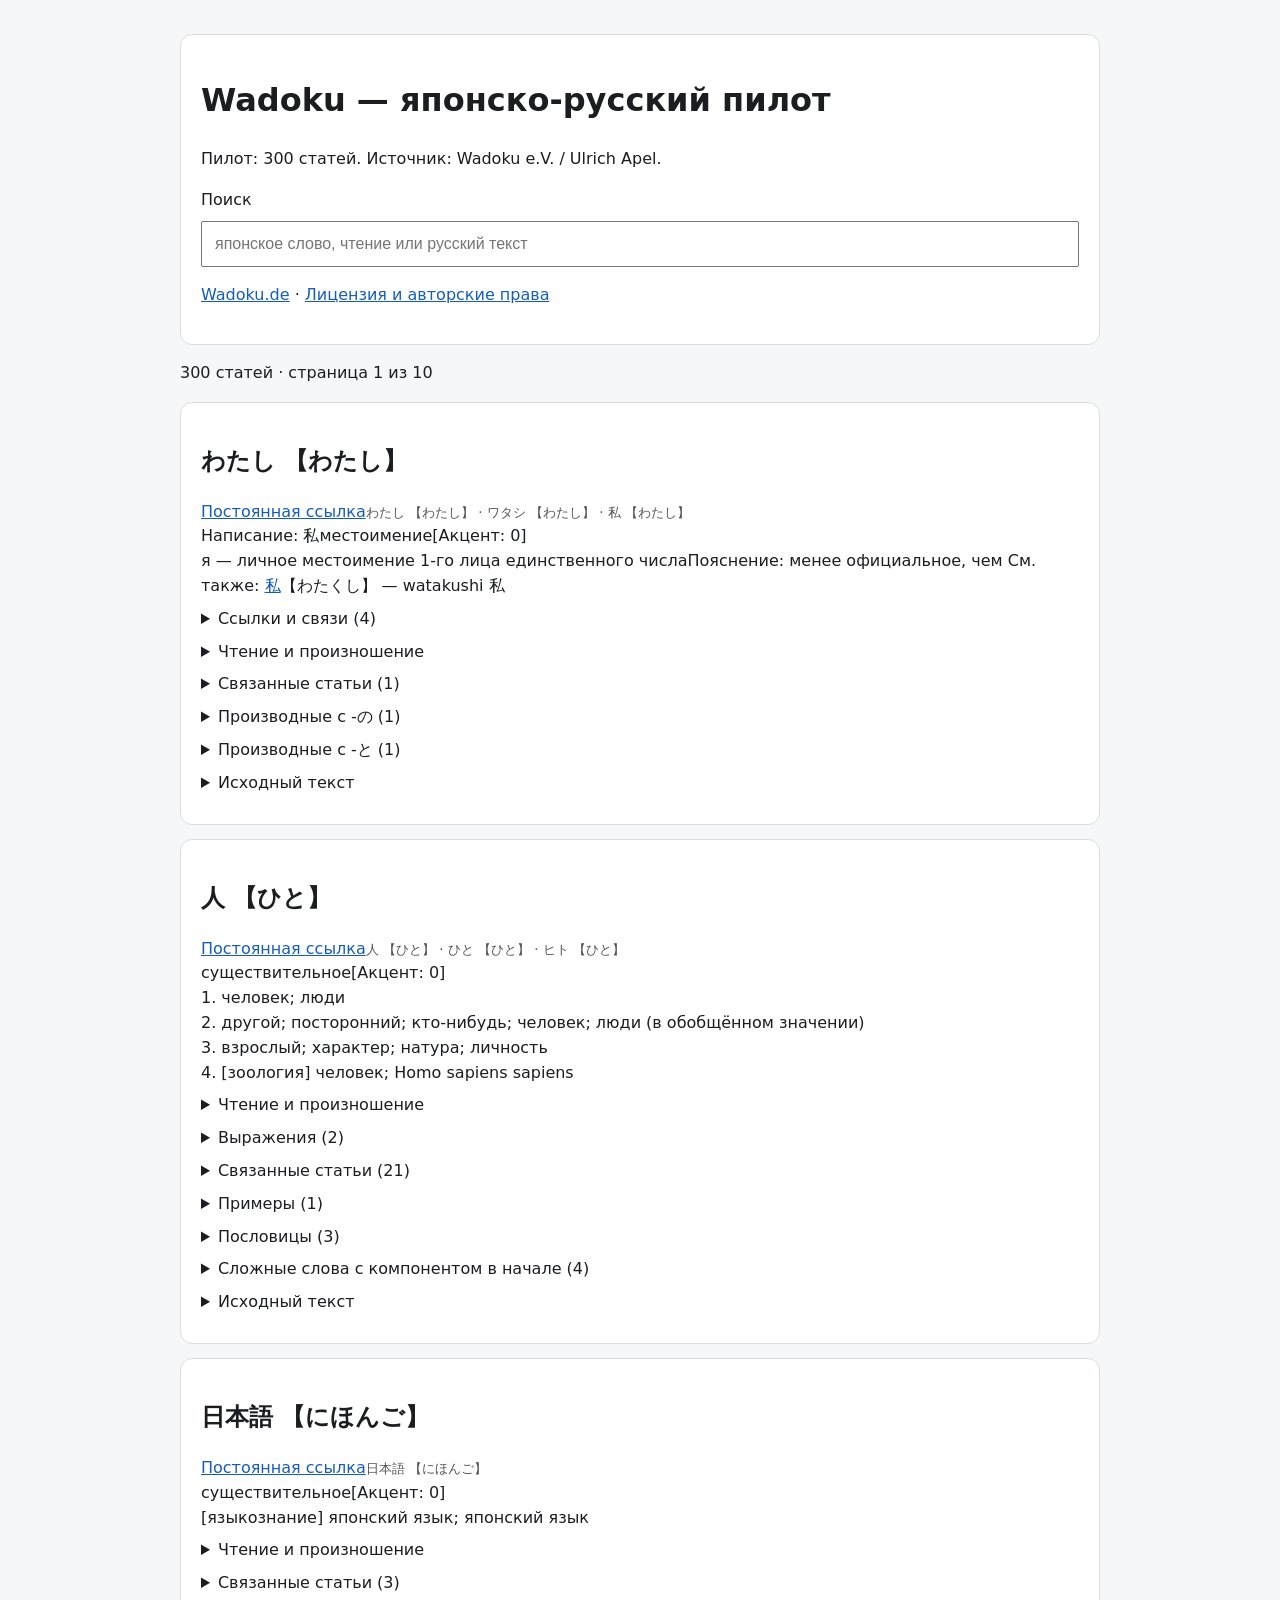
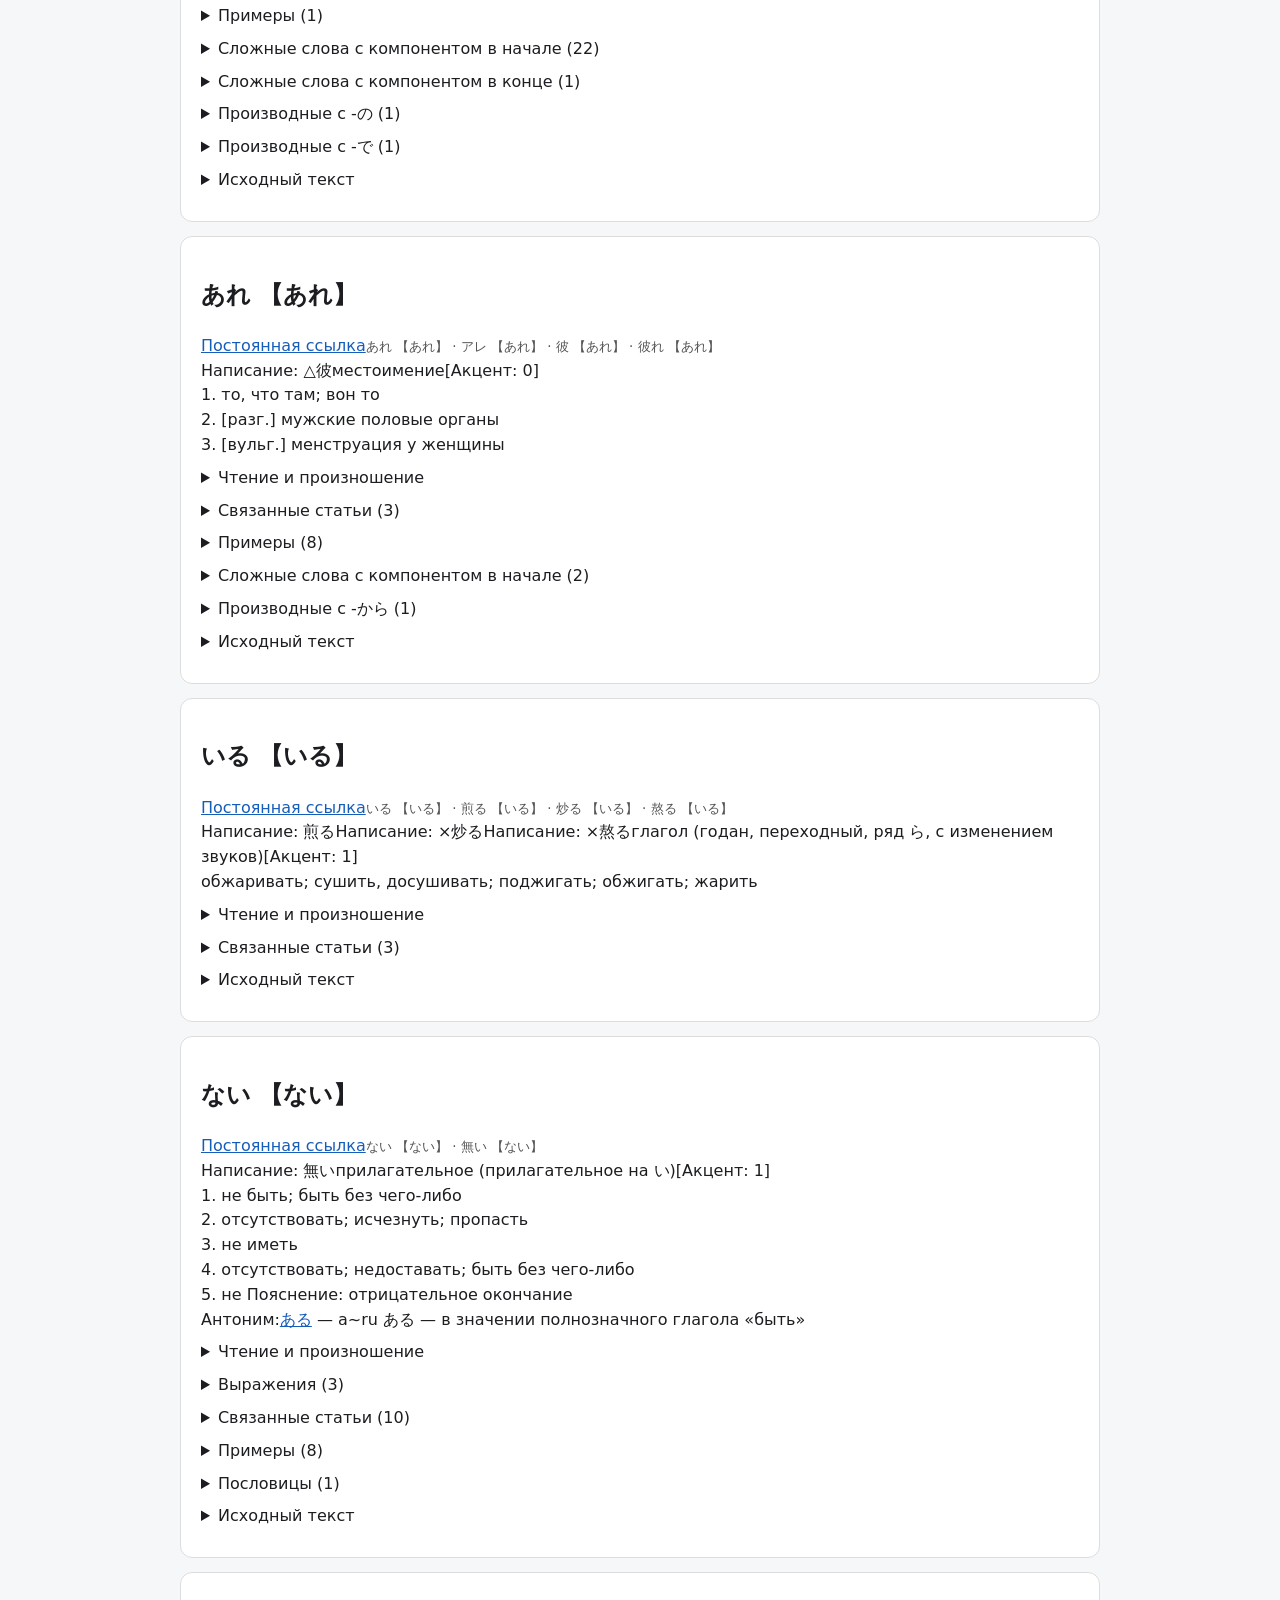
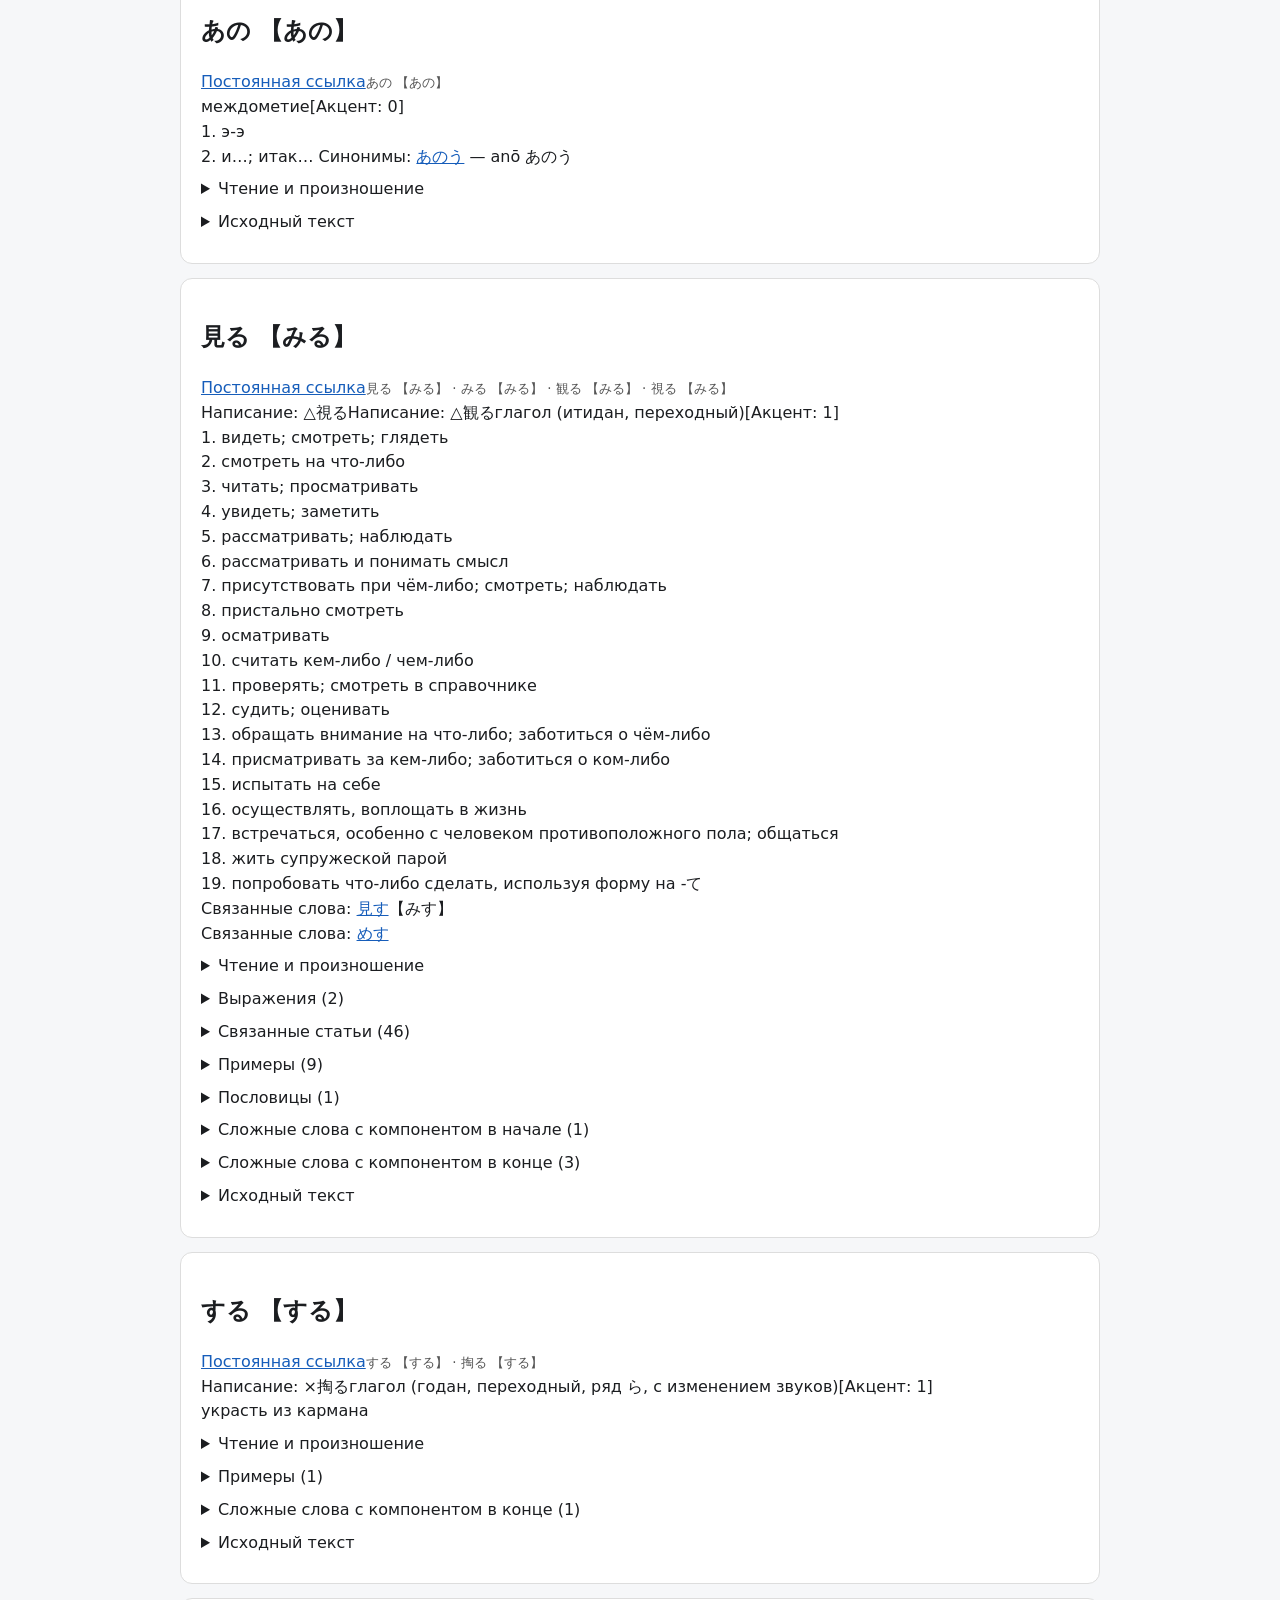
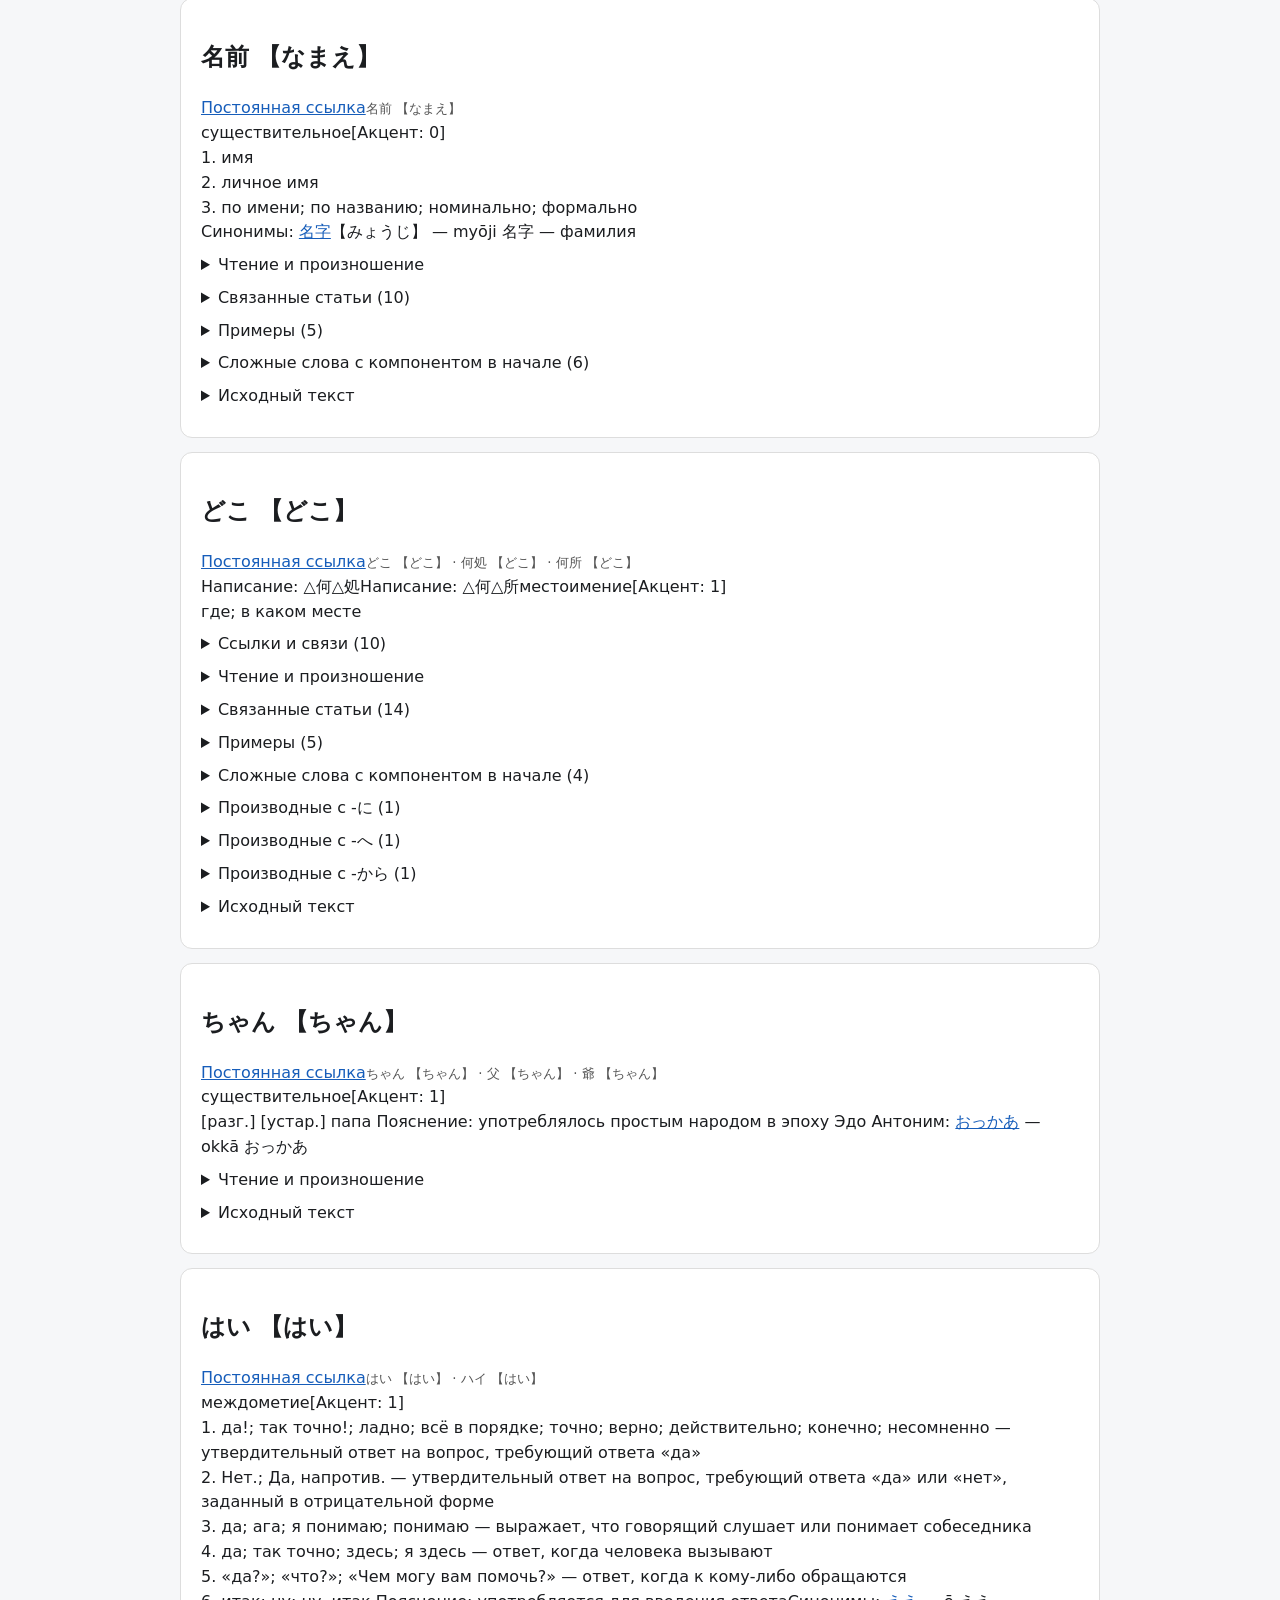
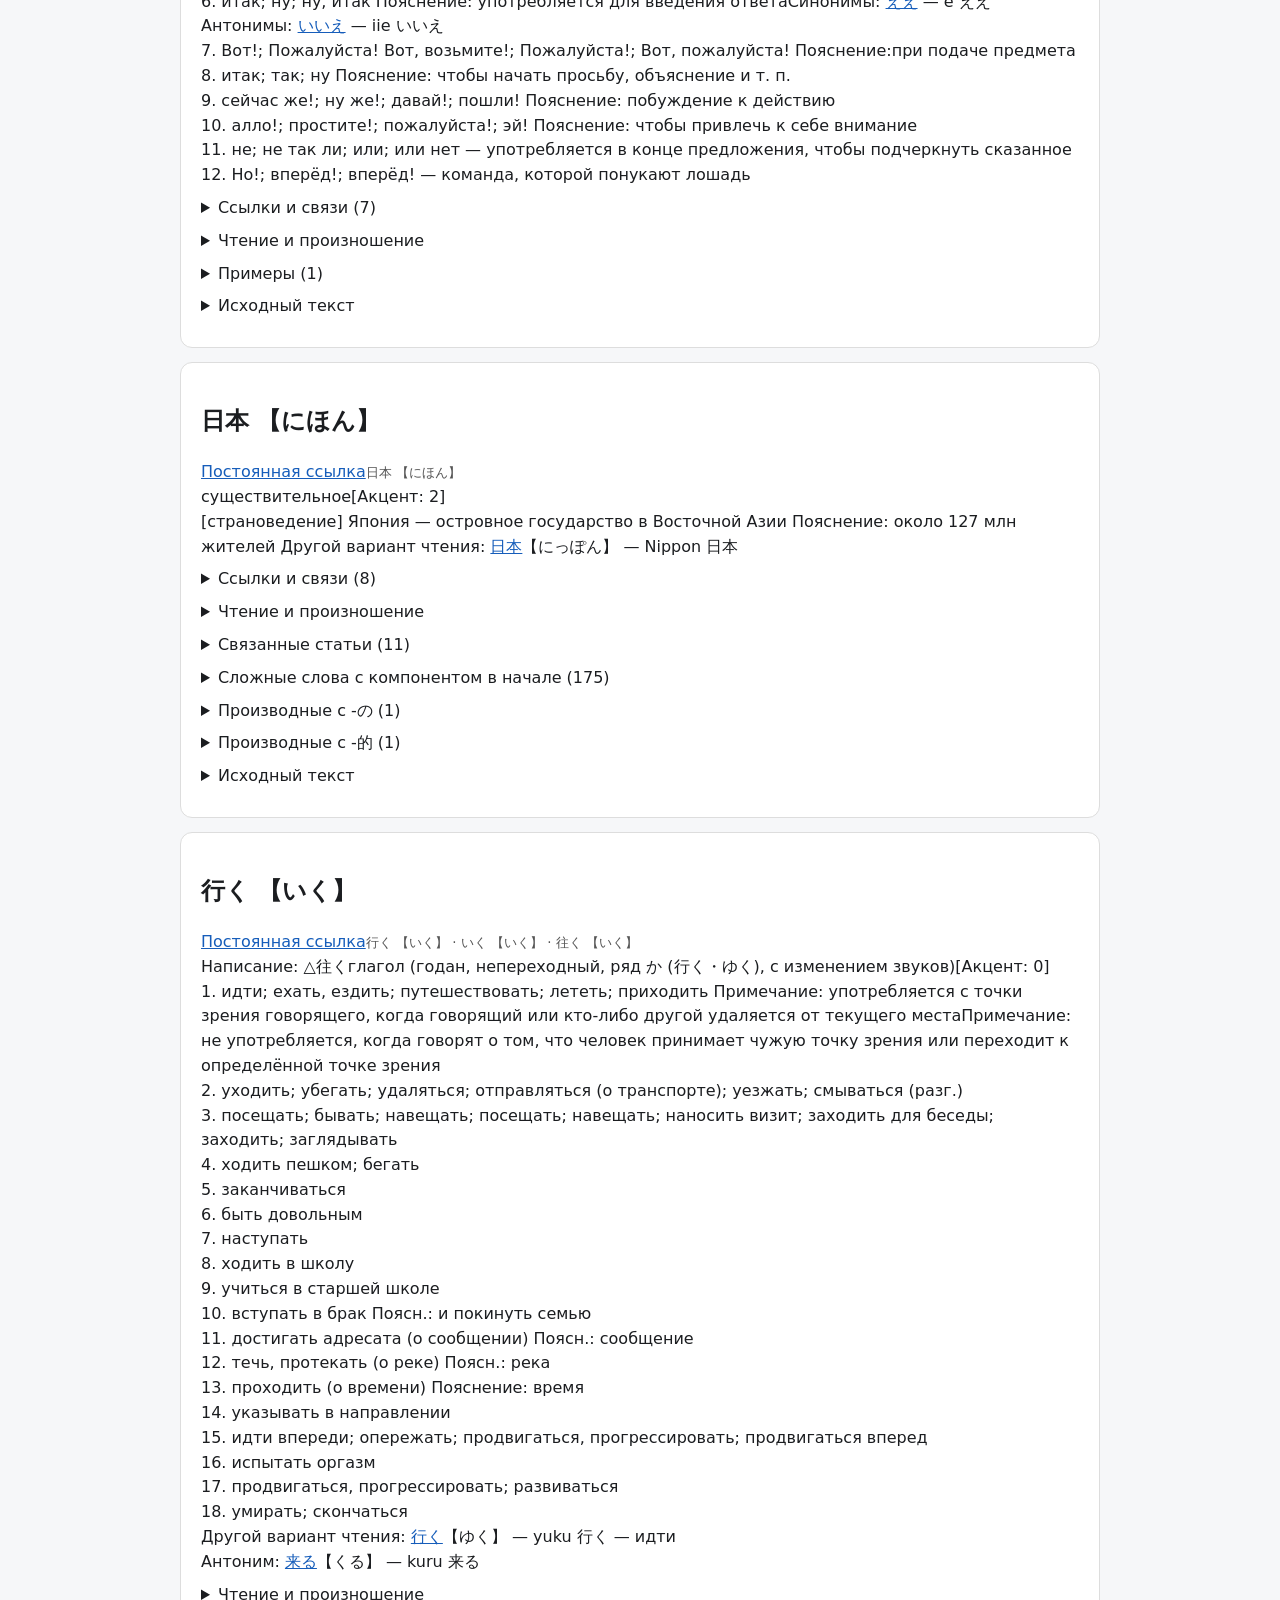
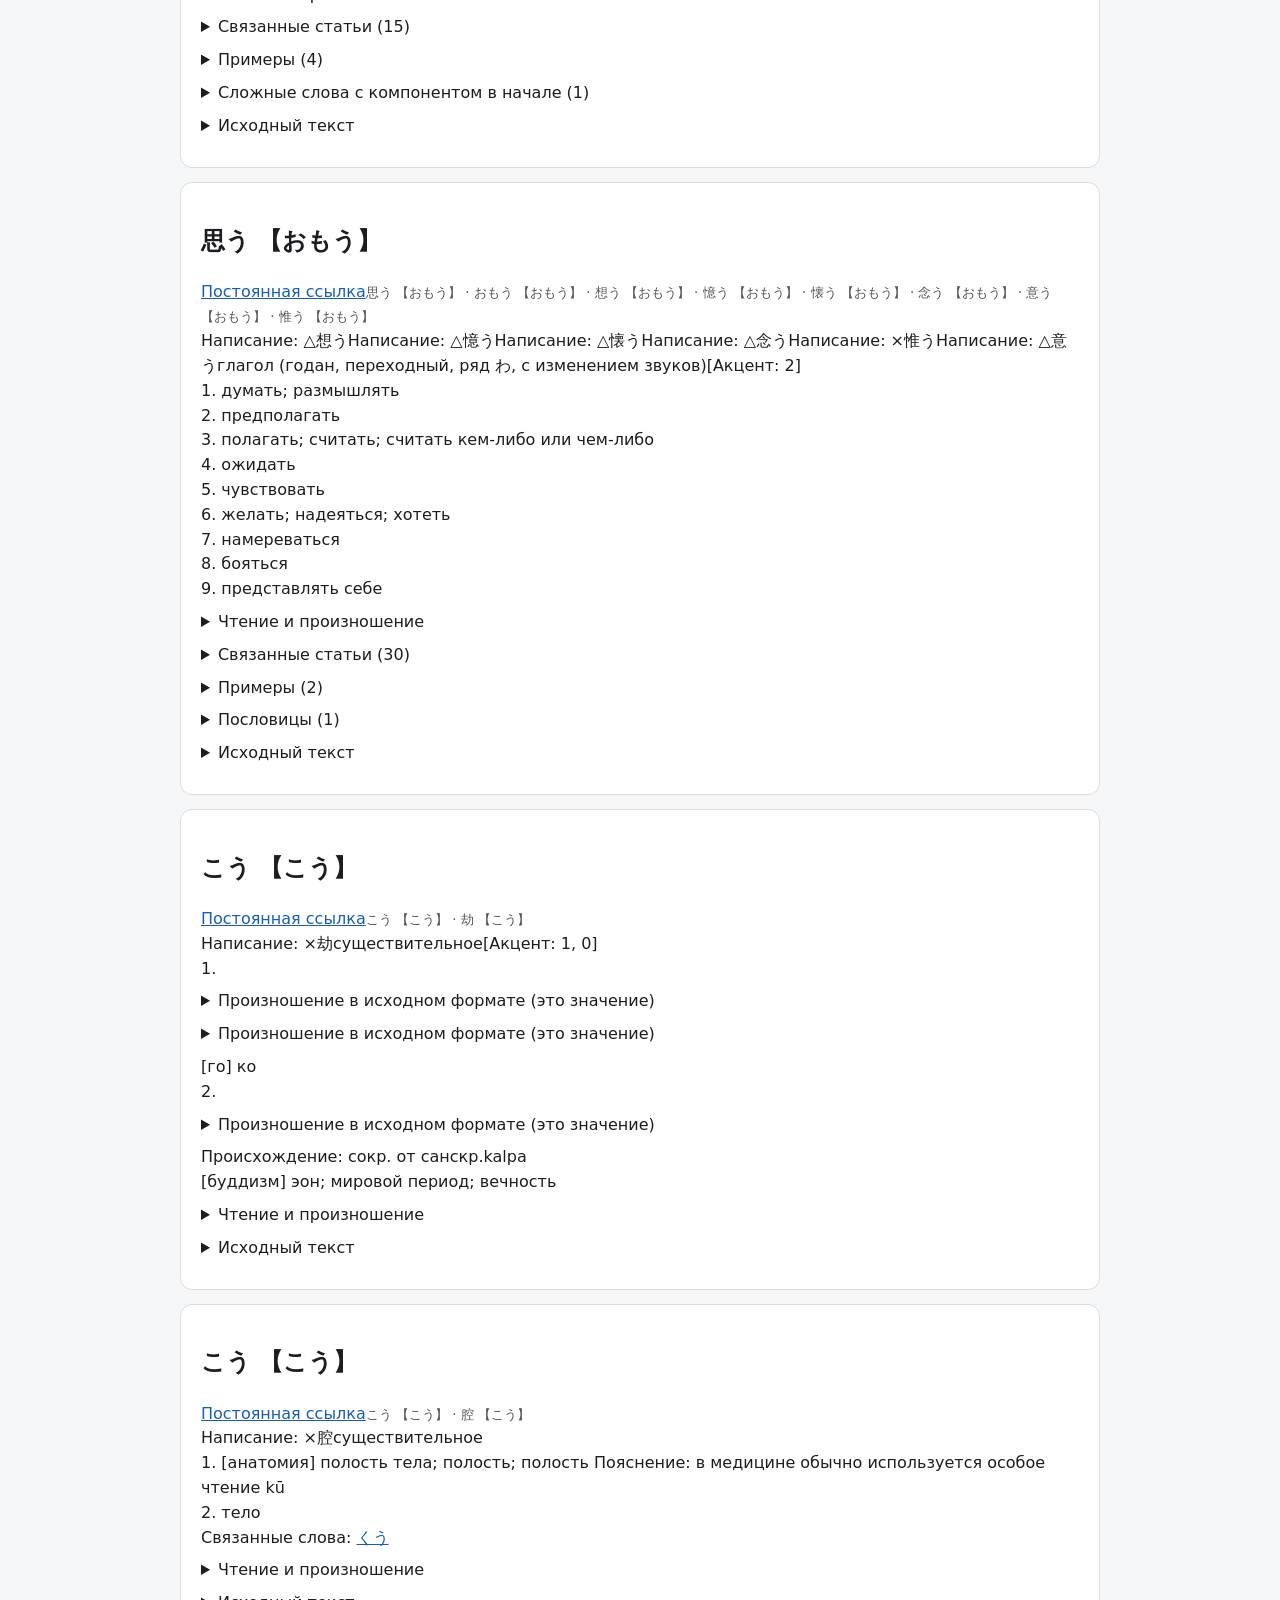
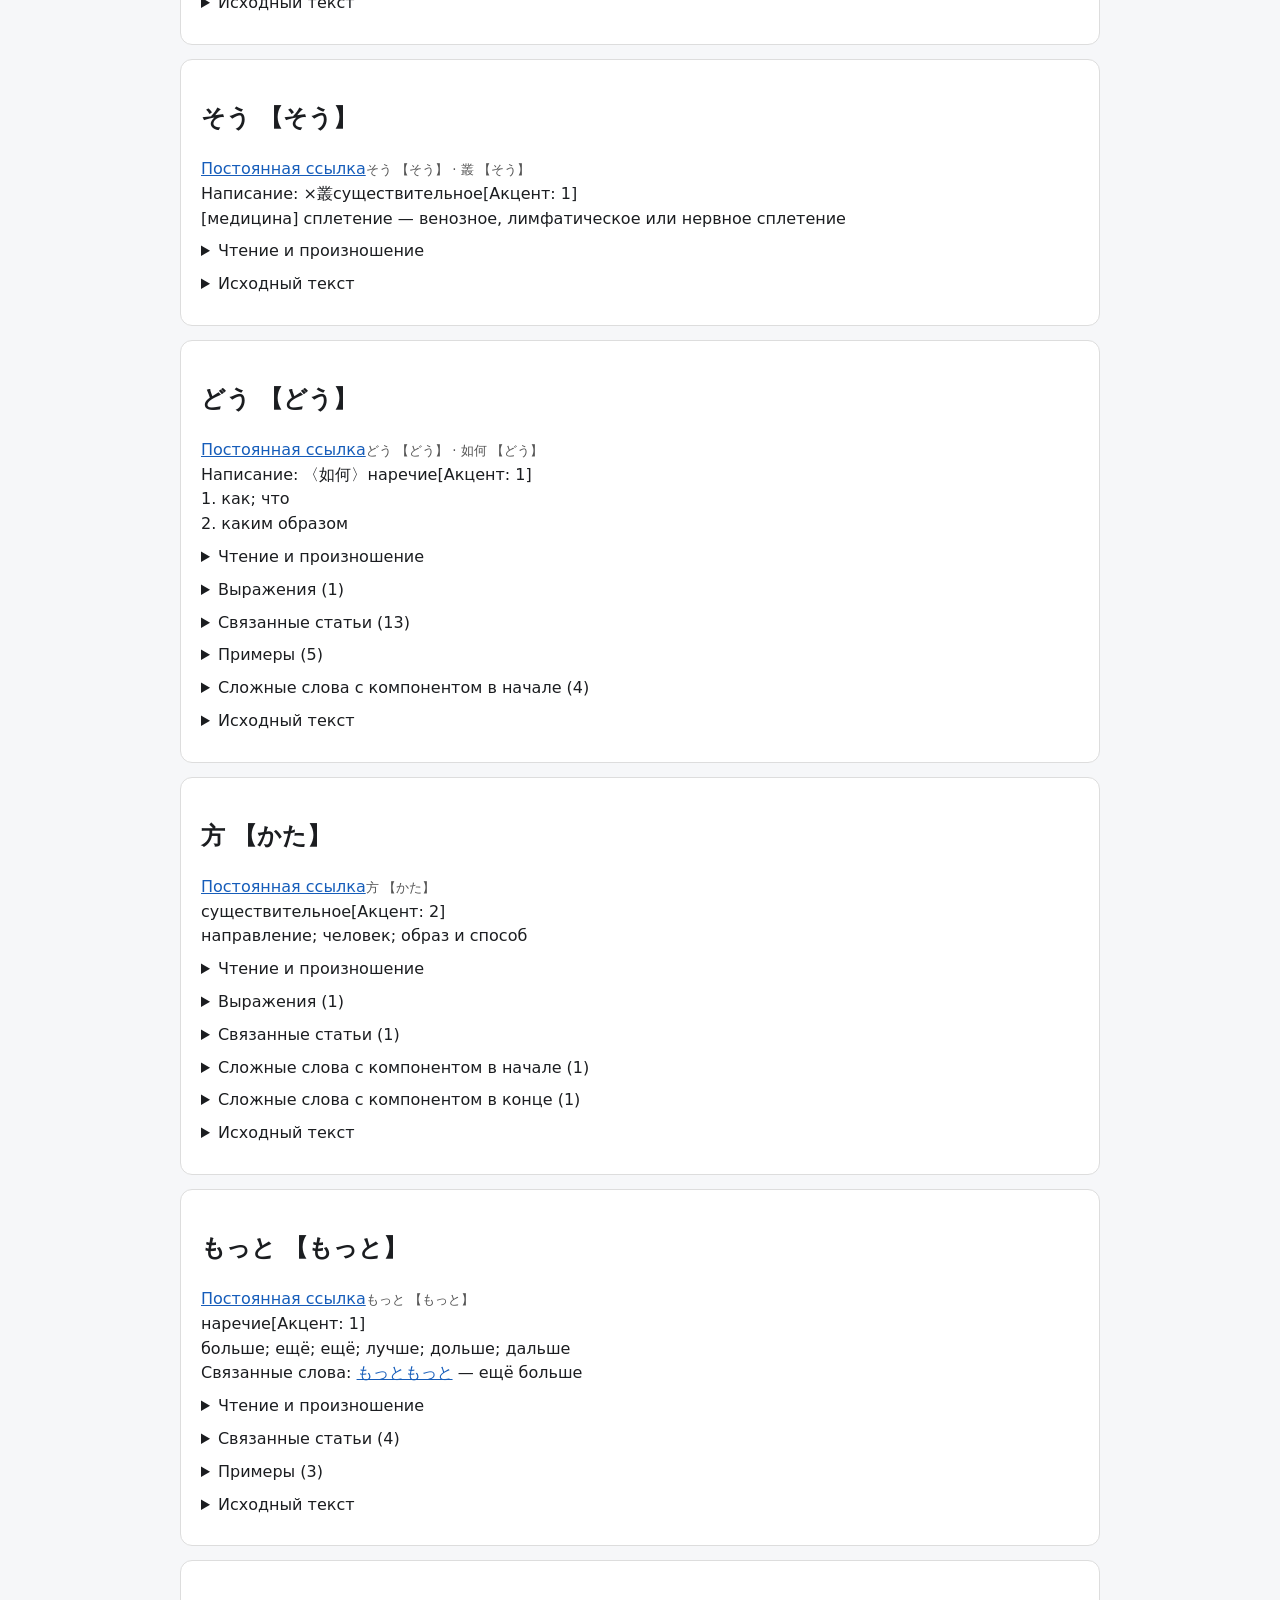
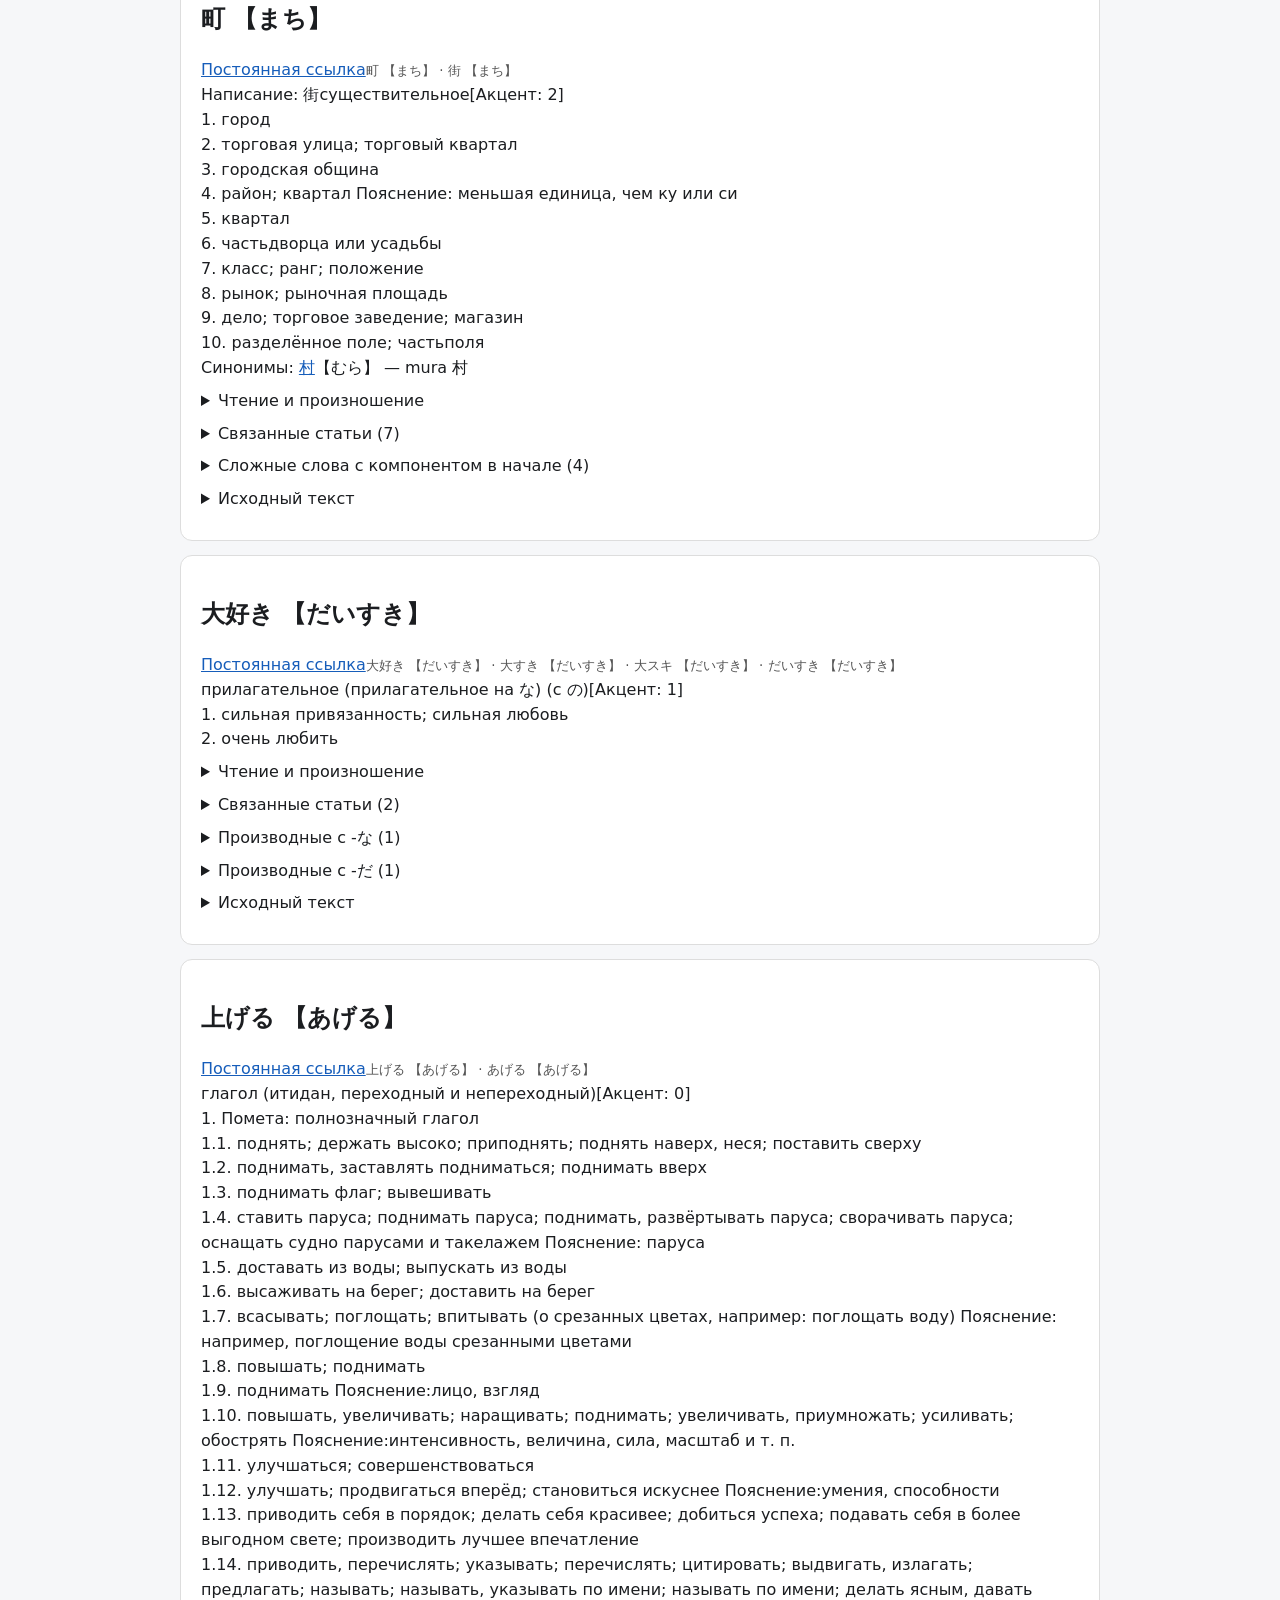
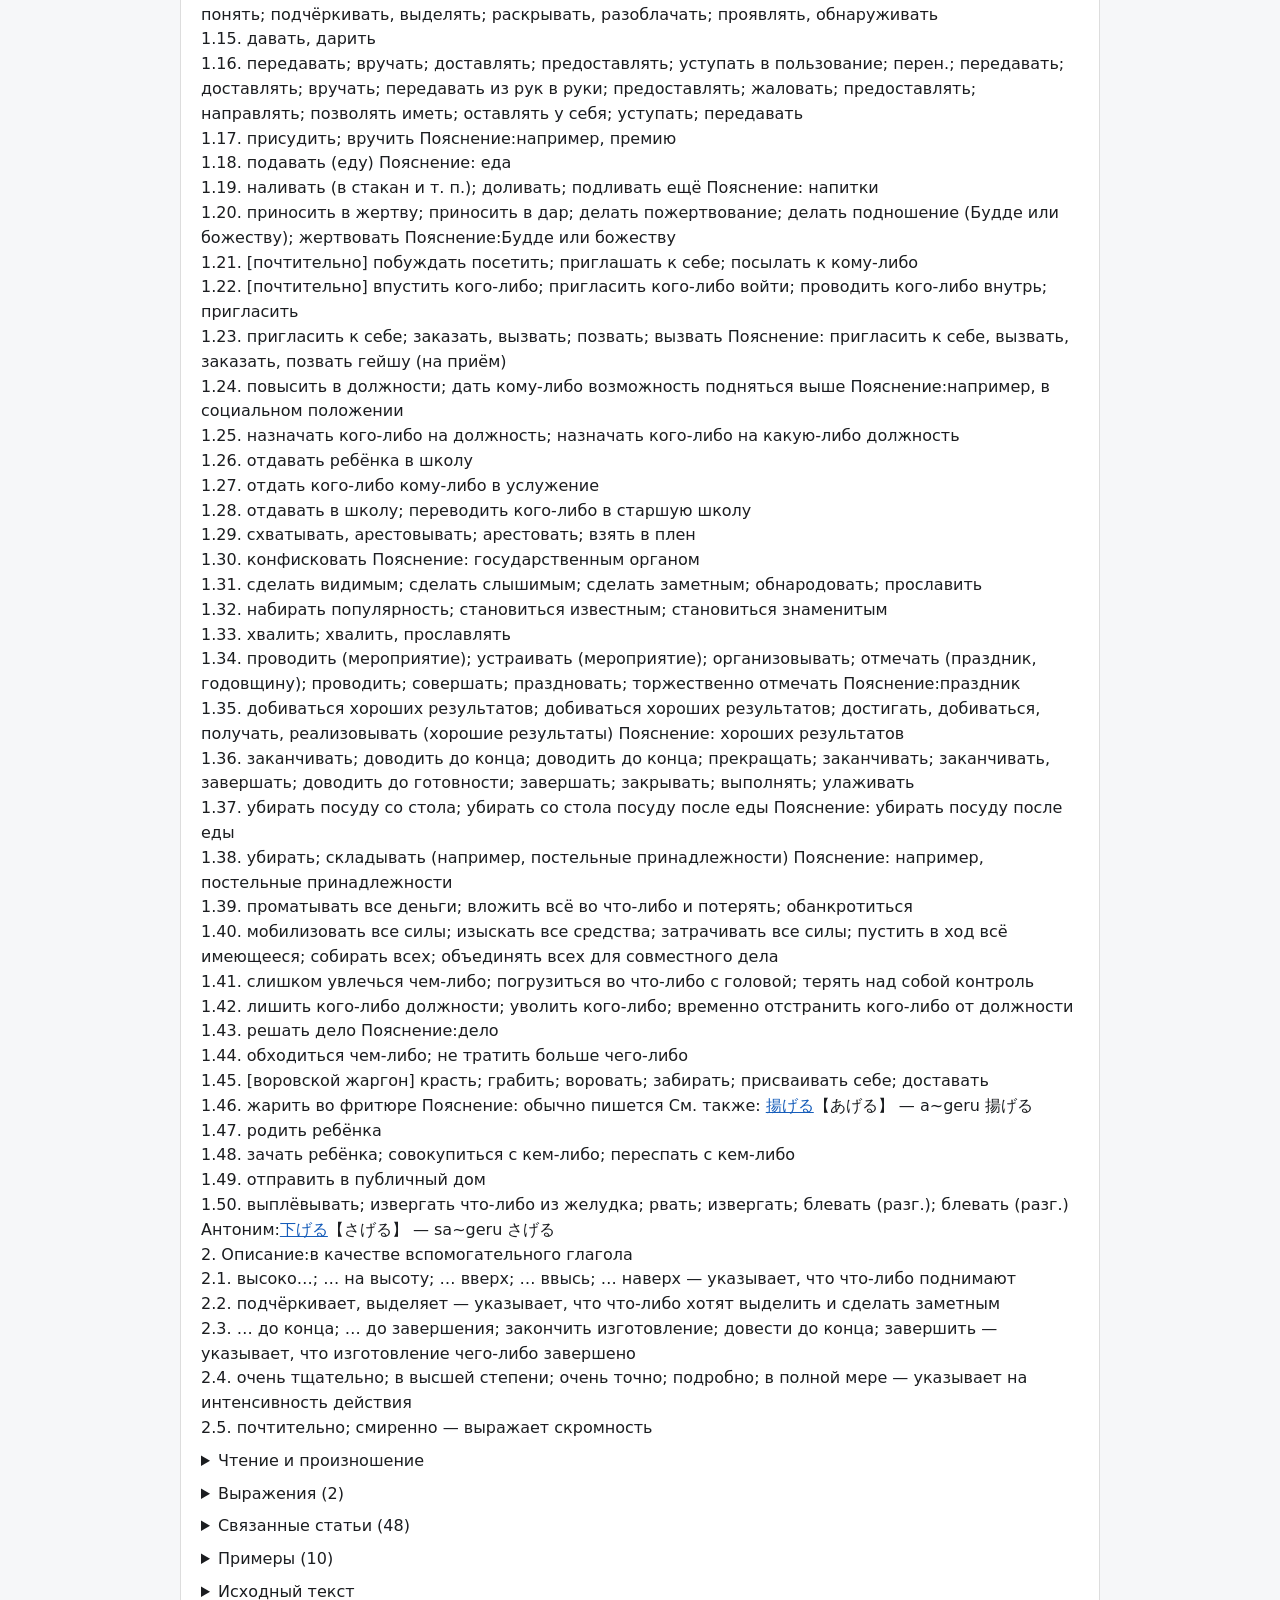
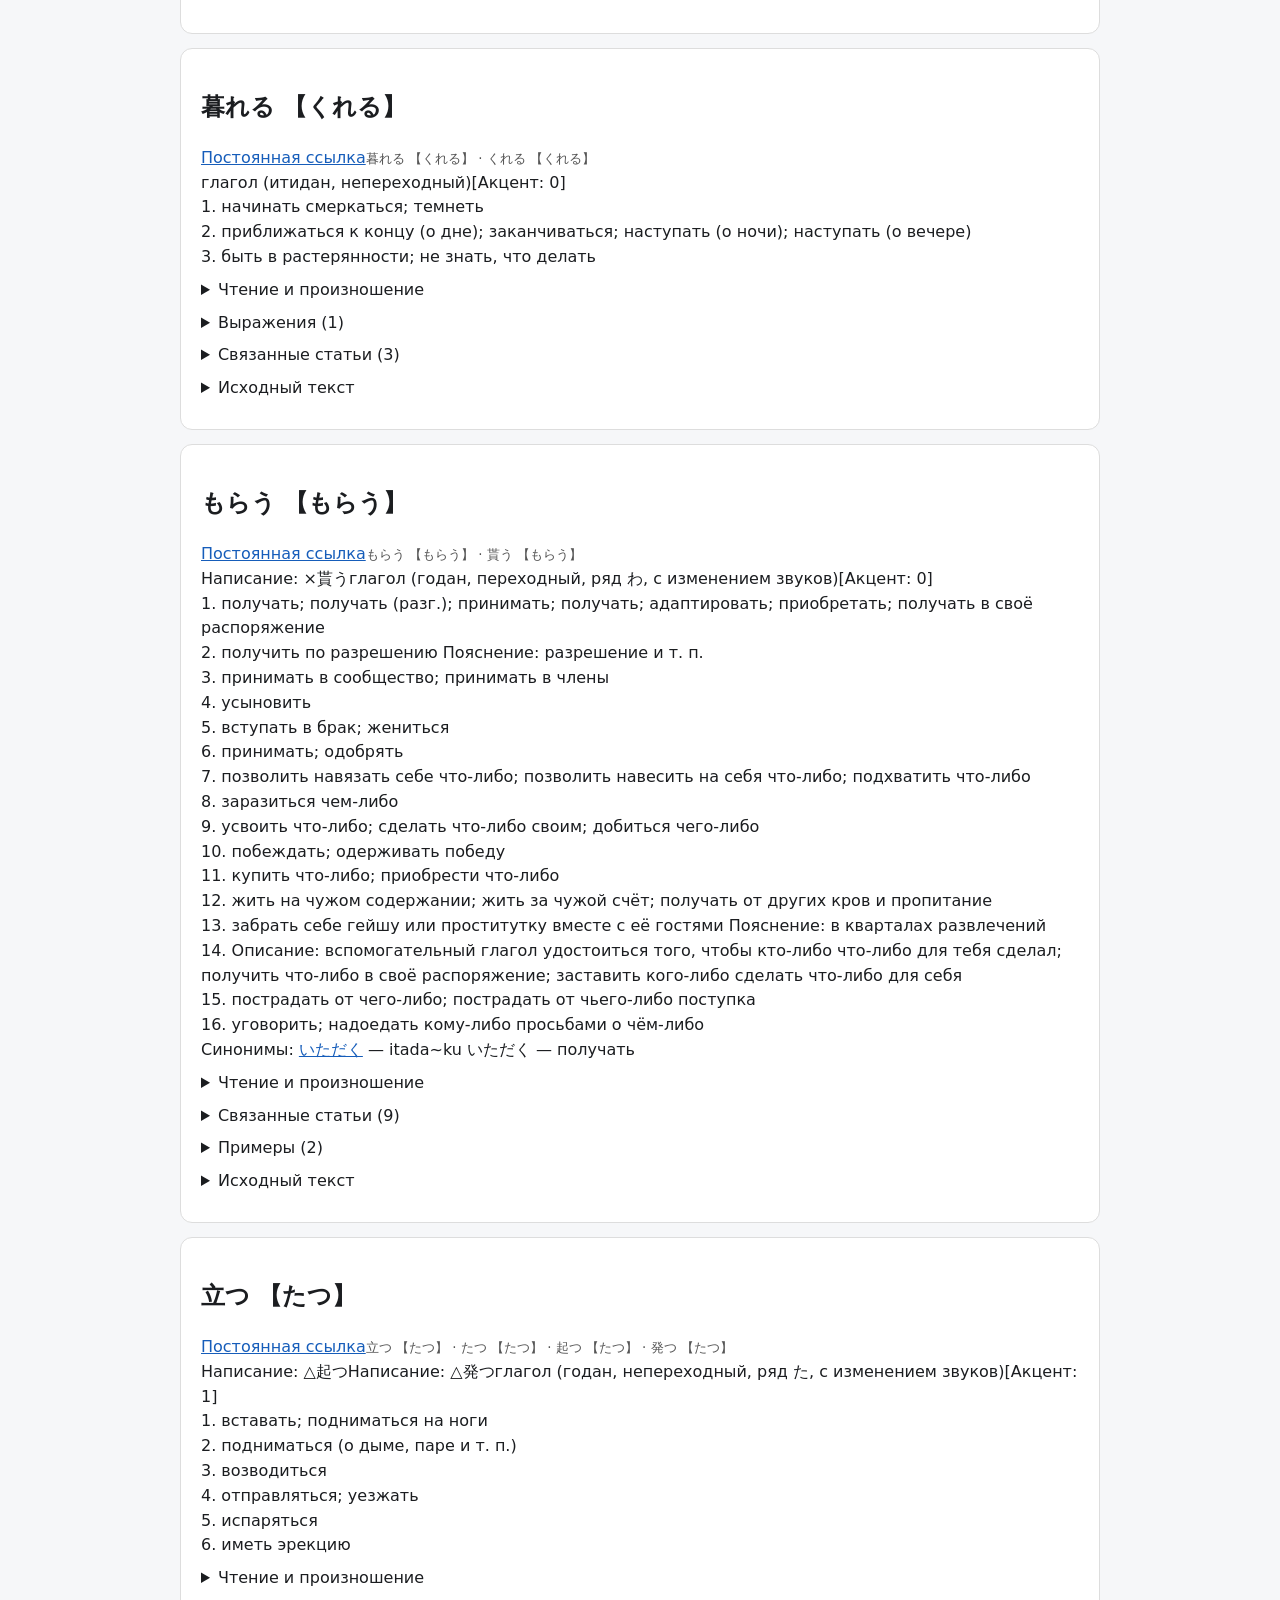
<file: site-home/wadoku-pilot/index.html>
<!doctype html><html lang="ru"><meta charset="utf-8"><meta name="viewport" content="width=device-width,initial-scale=1"><title>Wadoku — японско-русский пилот</title><link rel="stylesheet" href="style.css?v=2"><main><header><h1>Wadoku — японско-русский пилот</h1><p>Пилот: 300 статей. Источник: Wadoku e.V. / Ulrich Apel.</p><label>Поиск <input id="search" type="search" placeholder="японское слово, чтение или русский текст"></label><p><a href="https://www.wadoku.de/">Wadoku.de</a> · <a href="https://www.wadoku.de/wiki/display/WAD/Wadoku.de-Daten%2BLizenz">Лицензия и авторские права</a></p></header><p id="count"></p><section id="results"></section><footer><a id="download" href="dictionary.zip">Скачать словарь для Yomitan</a></footer></main><script src="app.js?v=4"></script></html>
</file>
<file: site-home/wadoku-pilot/style.css>
body{font:16px/1.55 system-ui,sans-serif;margin:0;background:#f6f7f9;color:#1b1d20}main{max-width:920px;margin:auto;padding:20px}header,article{background:white;padding:20px;border:1px solid #ddd;border-radius:12px;margin:14px 0;overflow-wrap:anywhere}input{display:block;width:100%;padding:12px;margin-top:8px;box-sizing:border-box;font-size:1rem}article summary{cursor:pointer}article .source{color:#666;background:#f2f2f2;padding:10px;white-space:pre-wrap;overflow-wrap:anywhere}a{color:#165dba}footer{padding:20px}small{color:#555}details{margin:8px 0}
</file>
